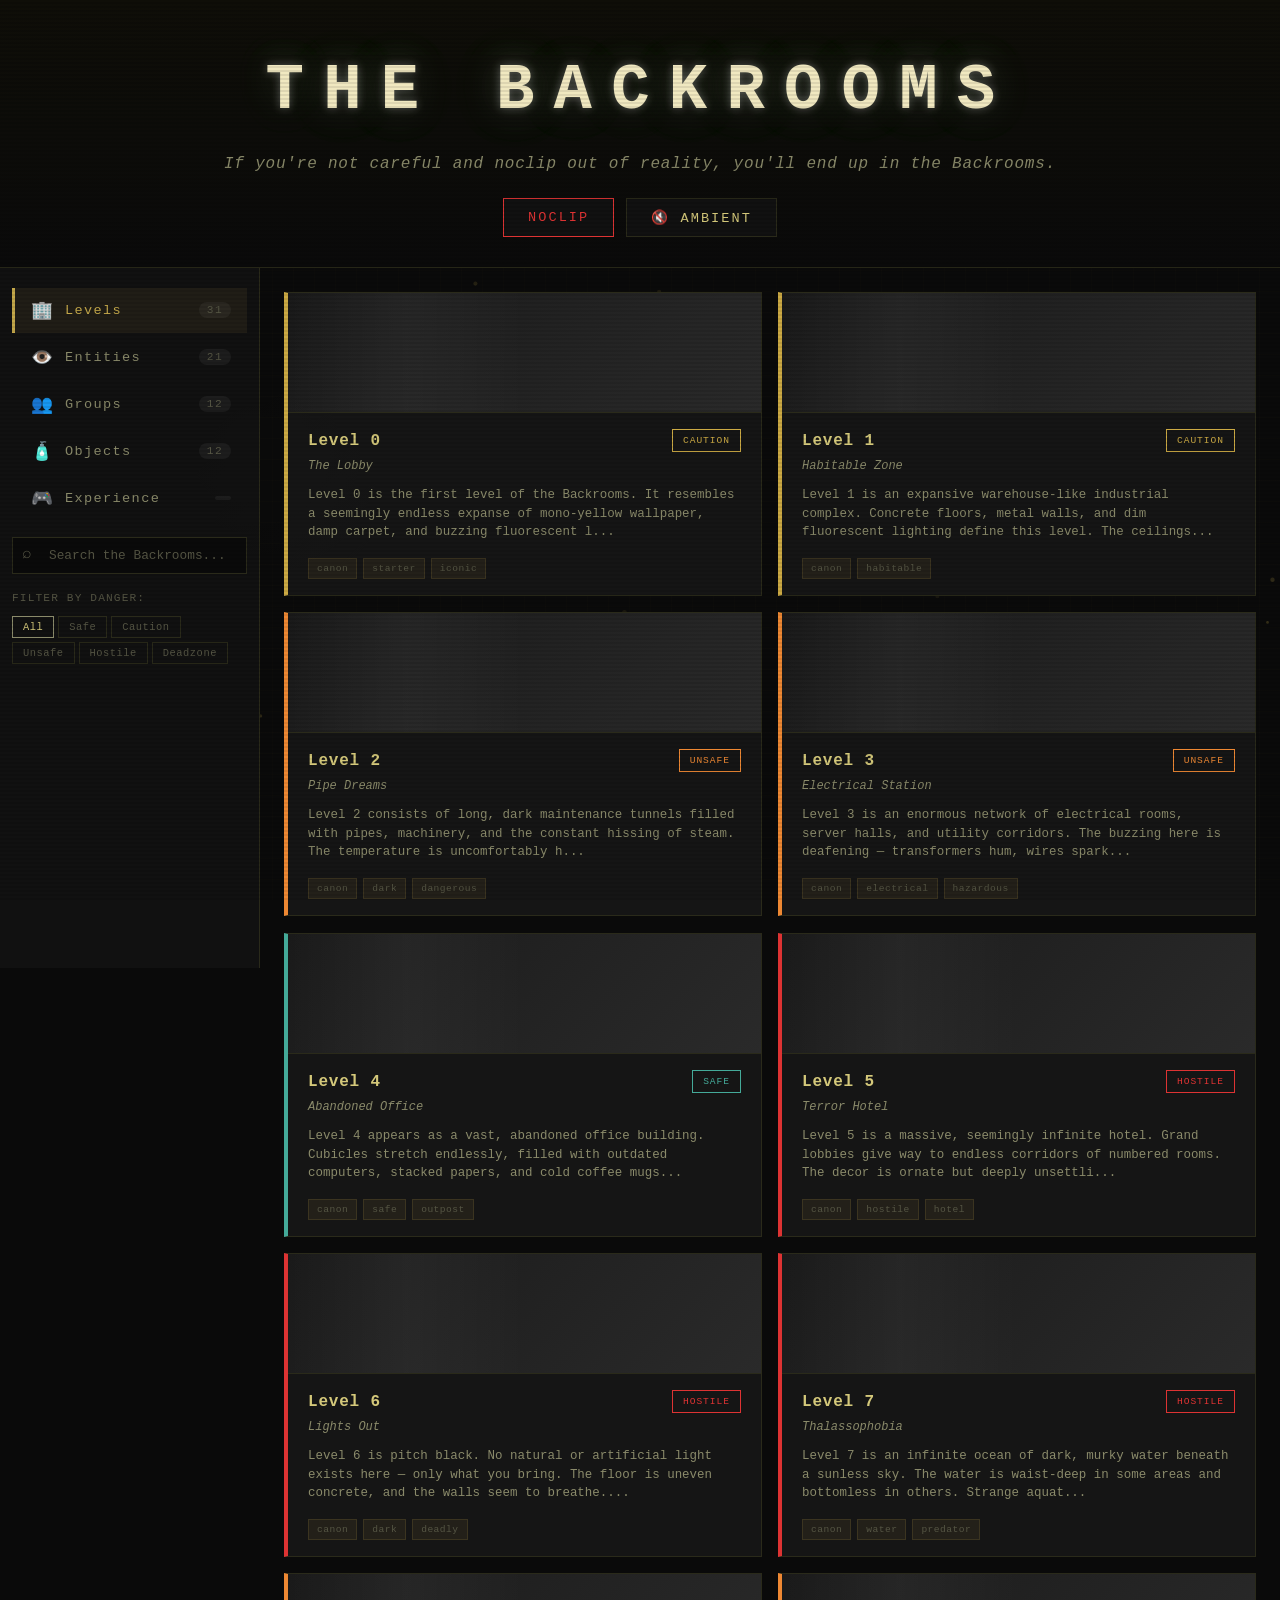
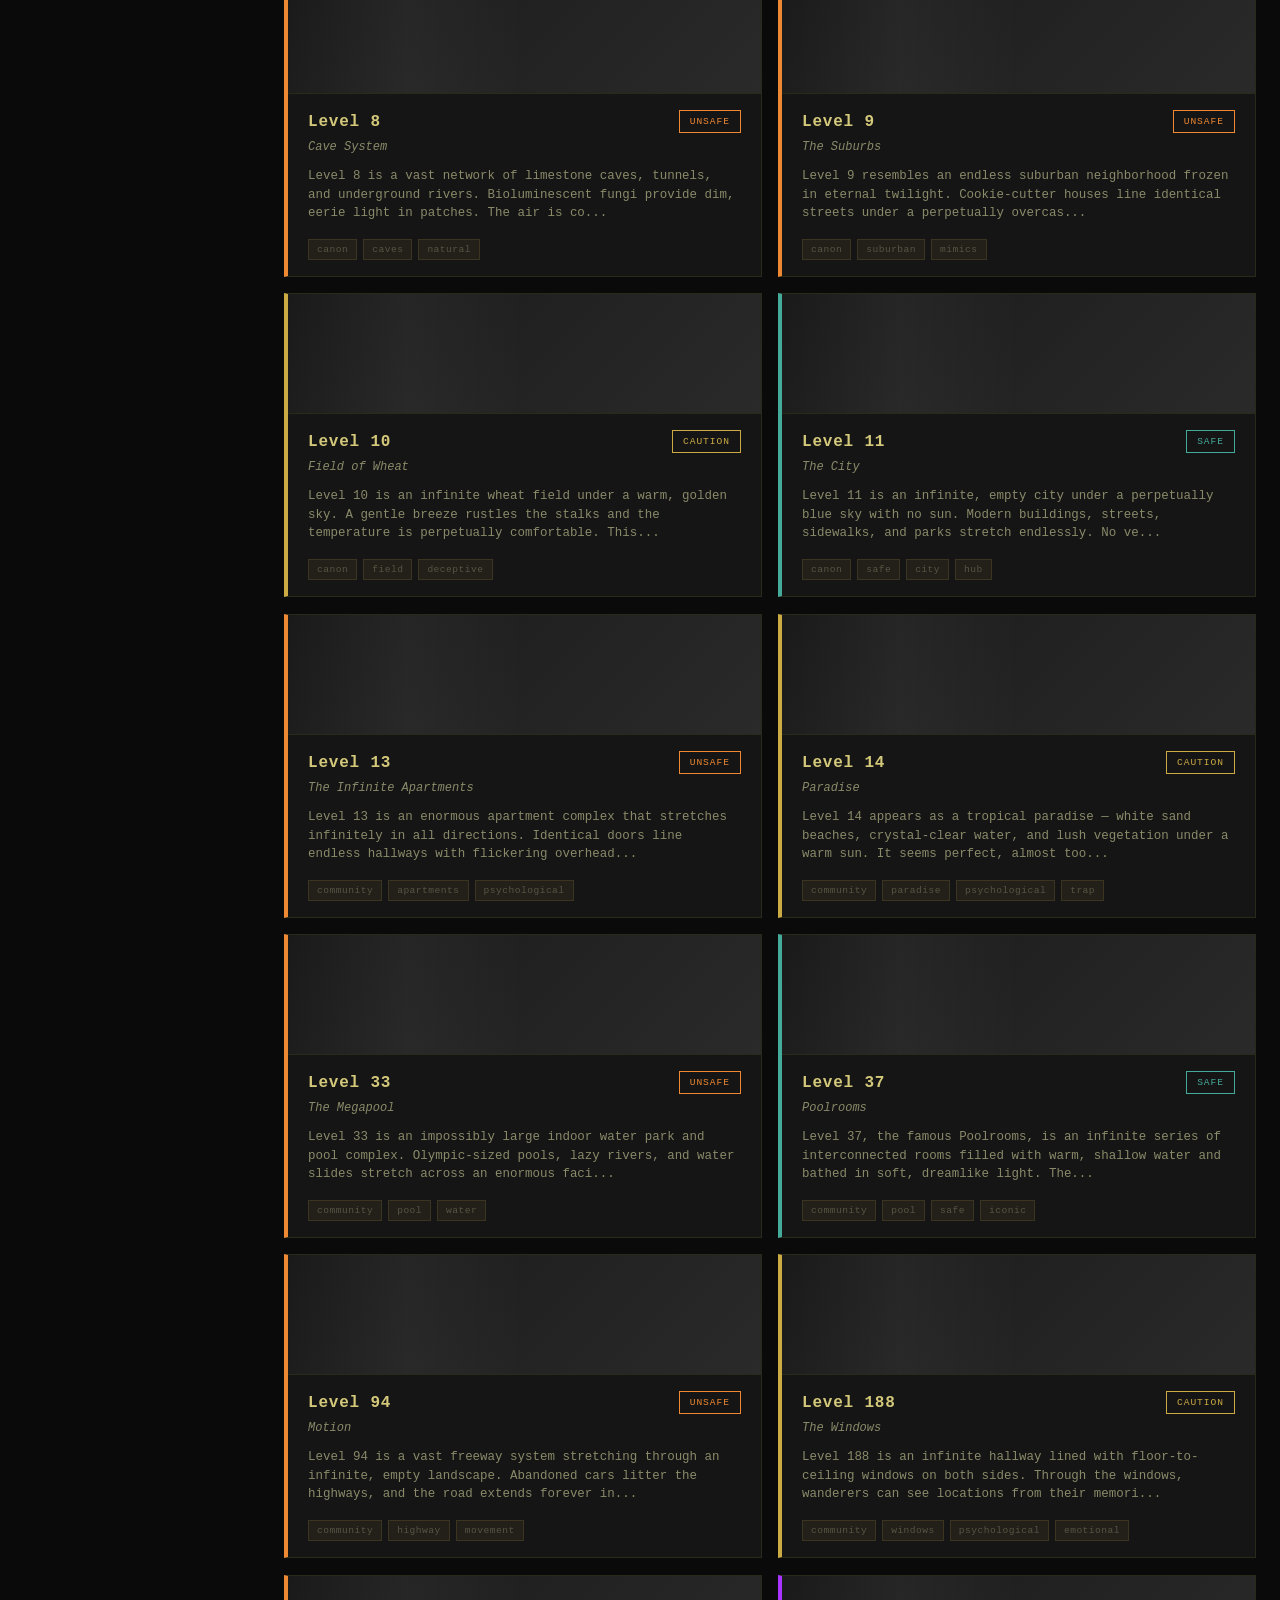
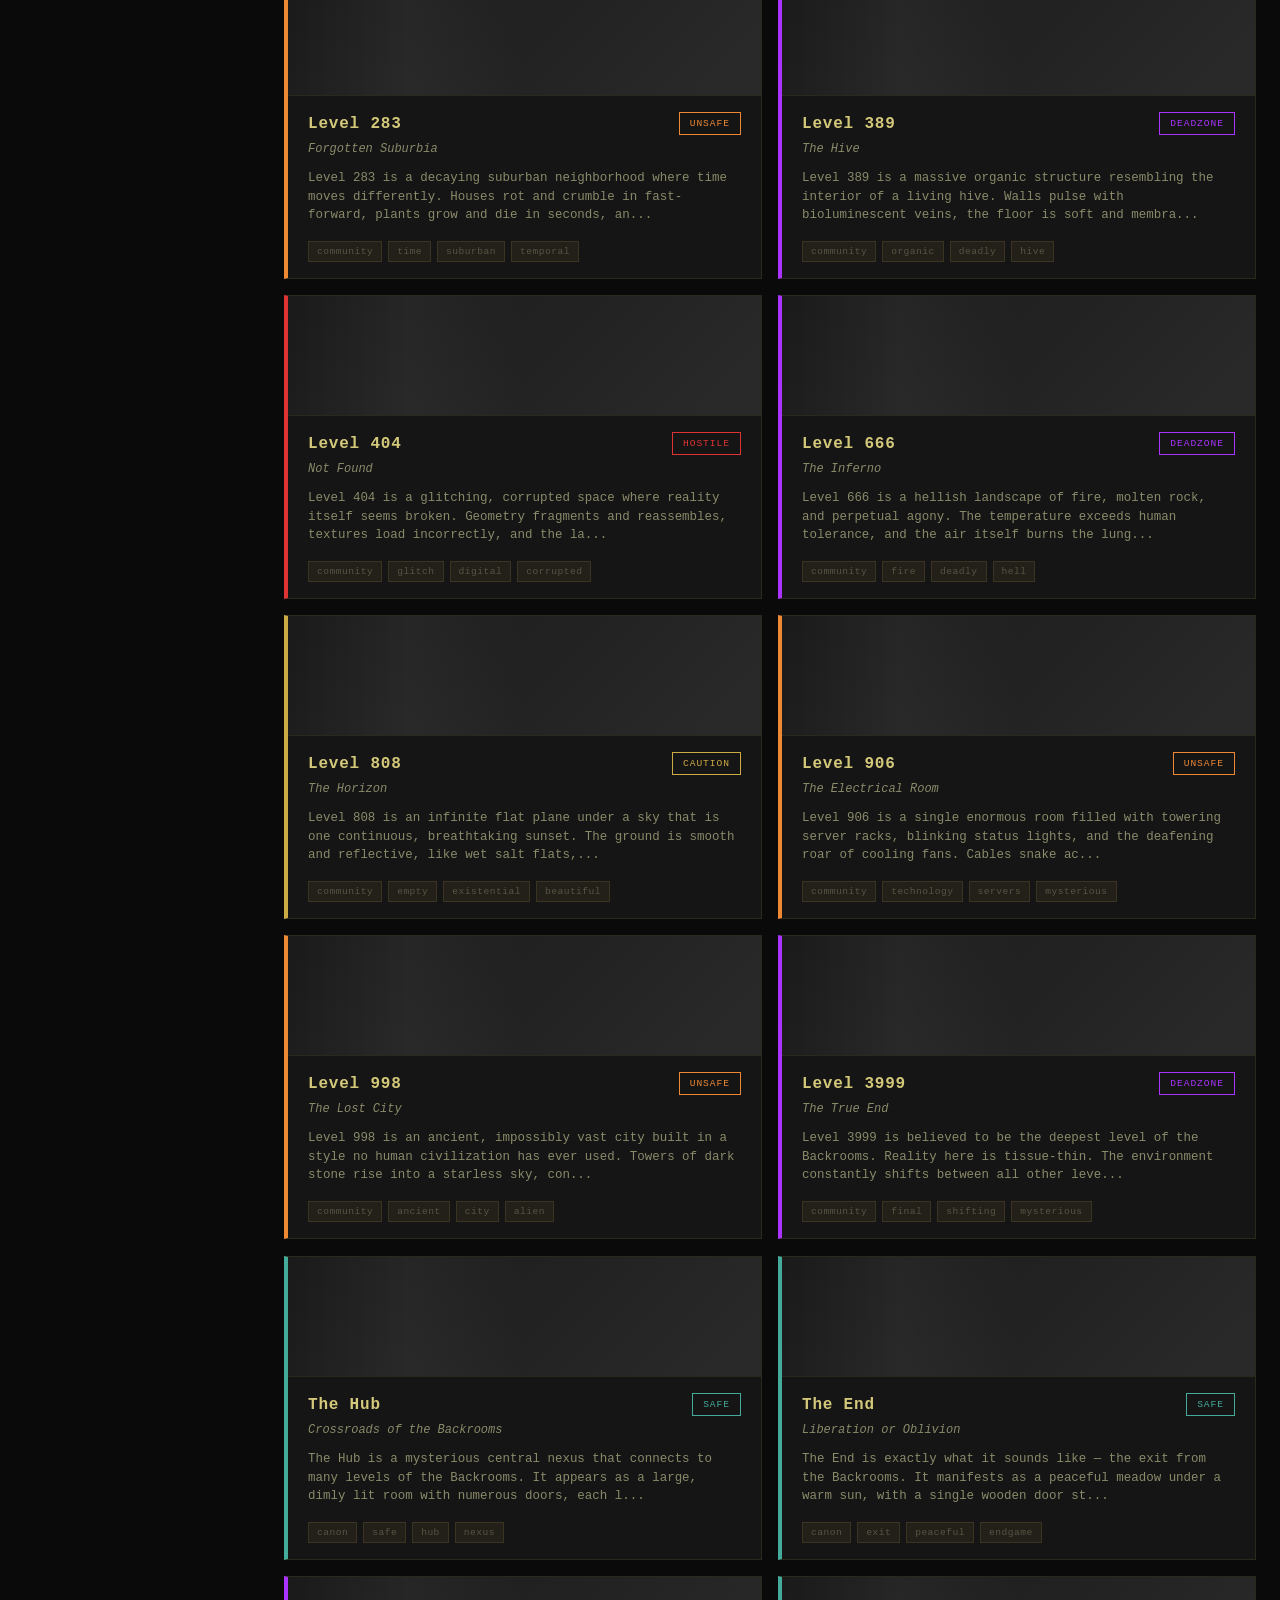
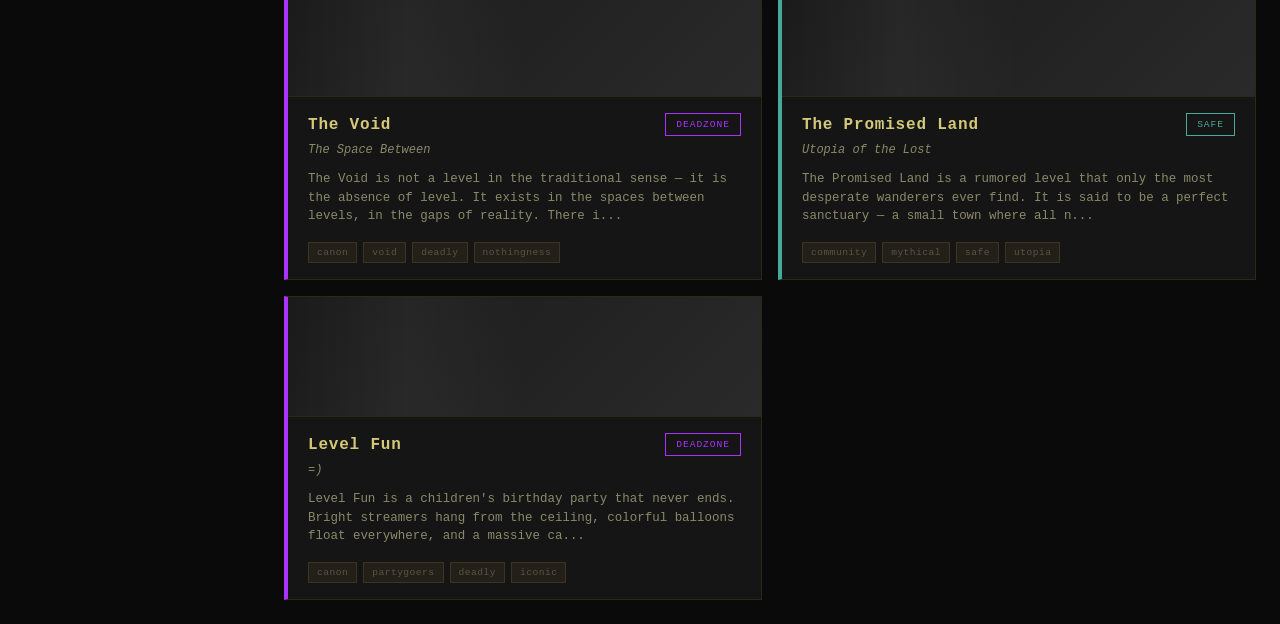
<file: index.html>
<!DOCTYPE html>
<html lang="en">
<head>
  <meta charset="UTF-8">
  <meta name="viewport" content="width=device-width, initial-scale=1.0">
  <title>THE BACKROOMS — Interactive Lore Archive</title>
  <link rel="stylesheet" href="styles.css">
  <link rel="icon" href="data:image/svg+xml,<svg xmlns='http://www.w3.org/2000/svg' viewBox='0 0 100 100'><text y='.9em' font-size='90'>🚪</text></svg>">
</head>
<body>

  <!-- VHS Overlay -->
  <div id="vhs-overlay">
    <div class="scanlines"></div>
    <div class="vhs-noise"></div>
  </div>

  <!-- Dust Particle Canvas -->
  <canvas id="dust-canvas"></canvas>

  <!-- Header -->
  <header id="main-header">
    <div class="header-content">
      <h1 class="flicker glitch-text" data-text="THE BACKROOMS">THE BACKROOMS</h1>
      <p class="subtitle">If you're not careful and noclip out of reality, you'll end up in the Backrooms.</p>
      <div class="header-actions">
        <button id="noclip-btn" title="Noclip to a random level">
          <span class="btn-glitch" data-text="NOCLIP">NOCLIP</span>
        </button>
        <button id="audio-toggle" title="Toggle ambient hum">
          <span id="audio-icon">🔇</span> AMBIENT
        </button>
      </div>
    </div>
  </header>

  <!-- App Container -->
  <div id="app-container">

    <!-- Sidebar Navigation -->
    <nav id="sidebar">
      <div class="nav-tabs">
        <button class="tab-btn active" data-tab="levels">
          <span class="tab-icon">🏢</span>
          <span class="tab-label">Levels</span>
          <span class="tab-count" id="count-levels"></span>
        </button>
        <button class="tab-btn" data-tab="entities">
          <span class="tab-icon">👁️</span>
          <span class="tab-label">Entities</span>
          <span class="tab-count" id="count-entities"></span>
        </button>
        <button class="tab-btn" data-tab="groups">
          <span class="tab-icon">👥</span>
          <span class="tab-label">Groups</span>
          <span class="tab-count" id="count-groups"></span>
        </button>
        <button class="tab-btn" data-tab="objects">
          <span class="tab-icon">🧴</span>
          <span class="tab-label">Objects</span>
          <span class="tab-count" id="count-objects"></span>
        </button>
        <button class="tab-btn" data-tab="experience">
          <span class="tab-icon">🎮</span>
          <span class="tab-label">Experience</span>
          <span class="tab-count"></span>
        </button>
      </div>
      <div id="search-box">
        <input type="text" placeholder="Search the Backrooms..." id="search-input" autocomplete="off">
        <div class="search-icon">⌕</div>
      </div>
      <div id="danger-filter">
        <span class="filter-label">Filter by danger:</span>
        <div class="filter-buttons">
          <button class="filter-btn active" data-danger="all">All</button>
          <button class="filter-btn safe" data-danger="1">Safe</button>
          <button class="filter-btn caution" data-danger="2">Caution</button>
          <button class="filter-btn unsafe" data-danger="3">Unsafe</button>
          <button class="filter-btn hostile" data-danger="4">Hostile</button>
          <button class="filter-btn deadzone" data-danger="5">Deadzone</button>
        </div>
      </div>
    </nav>

    <!-- Main Content -->
    <main id="content">
      <div id="list-view"></div>
      <div id="detail-view" class="hidden"></div>
    </main>

  </div>

  <!-- Noclip Overlay -->
  <div id="noclip-overlay" class="hidden">
    <div class="noclip-text">NOCLIPPING...</div>
    <div class="noclip-static"></div>
  </div>

  <script src="data.js"></script>
  <script src="app.js"></script>
</body>
</html>
</file>
<file: styles.css>
/* ============================================================
   THE BACKROOMS — Interactive Lore Archive
   ============================================================ */

/* ── CSS Variables ──────────────────────────────────────────── */
:root {
  --bg-primary: #0a0a0a;
  --bg-secondary: #111111;
  --bg-card: #151515;
  --bg-card-hover: #1a1a1a;
  --text-primary: #d4c87a;
  --text-secondary: #8a8a6a;
  --text-muted: #555544;
  --accent: #c4a84a;
  --accent-glow: #c4f0c4;
  --border: #2a2a1a;
  --danger-safe: #4a9;
  --danger-caution: #ca4;
  --danger-unsafe: #e83;
  --danger-hostile: #d33;
  --danger-deadzone: #a3f;
  --font-mono: 'Courier New', 'Lucida Console', monospace;
  --font-ui: 'Segoe UI', 'Arial', sans-serif;
  --transition-speed: 0.3s;
  --header-height: 200px;
  --sidebar-width: 260px;
}

/* ── Reset & Base ───────────────────────────────────────────── */
*, *::before, *::after {
  box-sizing: border-box;
  margin: 0;
  padding: 0;
}

html {
  scroll-behavior: smooth;
}

body {
  font-family: var(--font-mono);
  background-color: var(--bg-primary);
  color: var(--text-primary);
  min-height: 100vh;
  overflow-x: hidden;
  line-height: 1.6;
}

/* Wallpaper texture overlay */
body::before {
  content: '';
  position: fixed;
  inset: 0;
  background:
    repeating-linear-gradient(
      0deg,
      transparent,
      transparent 20px,
      rgba(196, 168, 74, 0.015) 20px,
      rgba(196, 168, 74, 0.015) 21px
    ),
    repeating-linear-gradient(
      90deg,
      transparent,
      transparent 20px,
      rgba(196, 168, 74, 0.015) 20px,
      rgba(196, 168, 74, 0.015) 21px
    );
  pointer-events: none;
  z-index: 0;
}

::selection {
  background: var(--accent);
  color: var(--bg-primary);
}

::-webkit-scrollbar {
  width: 8px;
}
::-webkit-scrollbar-track {
  background: var(--bg-primary);
}
::-webkit-scrollbar-thumb {
  background: var(--border);
  border-radius: 4px;
}
::-webkit-scrollbar-thumb:hover {
  background: var(--text-muted);
}

/* ── VHS Overlay ────────────────────────────────────────────── */
#vhs-overlay {
  position: fixed;
  inset: 0;
  z-index: 9999;
  pointer-events: none;
}

.scanlines {
  position: absolute;
  inset: 0;
  background: repeating-linear-gradient(
    transparent 0px,
    transparent 2px,
    rgba(0, 0, 0, 0.08) 2px,
    rgba(0, 0, 0, 0.08) 4px
  );
  animation: scanline-scroll 10s linear infinite;
}

@keyframes scanline-scroll {
  0% { transform: translateY(0); }
  100% { transform: translateY(4px); }
}

.vhs-noise {
  position: absolute;
  inset: 0;
  opacity: 0.03;
  background-image:
    radial-gradient(circle at 20% 50%, rgba(255,255,255,0.1) 0%, transparent 50%),
    radial-gradient(circle at 80% 20%, rgba(255,255,255,0.08) 0%, transparent 40%),
    radial-gradient(circle at 40% 80%, rgba(255,255,255,0.06) 0%, transparent 60%);
  animation: vhs-flicker 0.15s infinite alternate;
}

@keyframes vhs-flicker {
  0% { opacity: 0.02; }
  50% { opacity: 0.04; }
  100% { opacity: 0.015; }
}

/* ── Dust Particle Canvas ───────────────────────────────────── */
#dust-canvas {
  position: fixed;
  inset: 0;
  z-index: 2;
  pointer-events: none;
  width: 100vw;
  height: 100vh;
}

/* ── Header ─────────────────────────────────────────────────── */
#main-header {
  position: relative;
  z-index: 10;
  padding: 40px 30px 30px;
  text-align: center;
  background: linear-gradient(180deg, #0f0e08 0%, var(--bg-primary) 100%);
  border-bottom: 1px solid var(--border);
}

.header-content {
  max-width: 900px;
  margin: 0 auto;
}

#main-header h1 {
  font-family: var(--font-mono);
  font-size: clamp(2rem, 6vw, 4rem);
  font-weight: 900;
  letter-spacing: 0.3em;
  color: #f0e8c0;
  text-shadow:
    0 0 10px rgba(255, 255, 255, 0.3),
    0 0 40px rgba(196, 240, 196, 0.2),
    0 0 80px rgba(136, 255, 136, 0.1);
  margin-bottom: 10px;
  position: relative;
}

/* Fluorescent flicker */
.flicker {
  animation: fluorescent-flicker 4s infinite;
}

@keyframes fluorescent-flicker {
  0%, 19%, 21%, 23%, 25%, 54%, 56%, 100% { opacity: 1; }
  20%, 24%, 55% { opacity: 0.7; }
}

/* Glitch text effect */
.glitch-text::before,
.glitch-text::after {
  content: attr(data-text);
  position: absolute;
  left: 0;
  top: 0;
  width: 100%;
  overflow: hidden;
  pointer-events: none;
}

.glitch-text::before {
  color: #ff0040;
  animation: glitch-1 3s infinite linear alternate-reverse;
  clip-path: inset(0 0 85% 0);
}

.glitch-text::after {
  color: #00ffff;
  animation: glitch-2 2.5s infinite linear alternate-reverse;
  clip-path: inset(85% 0 0 0);
}

@keyframes glitch-1 {
  0%, 95% { transform: translateX(0); }
  96% { transform: translateX(-3px); }
  97% { transform: translateX(2px); }
  98% { transform: translateX(-1px); }
  99% { transform: translateX(3px); }
  100% { transform: translateX(0); }
}

@keyframes glitch-2 {
  0%, 95% { transform: translateX(0); }
  96% { transform: translateX(3px); }
  97% { transform: translateX(-2px); }
  98% { transform: translateX(1px); }
  99% { transform: translateX(-3px); }
  100% { transform: translateX(0); }
}

.subtitle {
  font-size: clamp(0.75rem, 2vw, 1rem);
  color: var(--text-secondary);
  font-style: italic;
  margin-bottom: 20px;
  letter-spacing: 0.05em;
}

.header-actions {
  display: flex;
  gap: 12px;
  justify-content: center;
  flex-wrap: wrap;
}

.header-actions button {
  font-family: var(--font-mono);
  font-size: 0.85rem;
  padding: 10px 24px;
  border: 1px solid var(--border);
  background: var(--bg-secondary);
  color: var(--text-primary);
  cursor: pointer;
  letter-spacing: 0.15em;
  transition: all var(--transition-speed);
  position: relative;
  overflow: hidden;
}

.header-actions button:hover {
  border-color: var(--accent);
  background: rgba(196, 168, 74, 0.1);
  text-shadow: 0 0 8px var(--accent);
}

#noclip-btn {
  border-color: var(--danger-hostile) !important;
  color: var(--danger-hostile) !important;
}

#noclip-btn:hover {
  background: rgba(221, 51, 51, 0.15) !important;
  text-shadow: 0 0 12px var(--danger-hostile) !important;
  box-shadow: 0 0 20px rgba(221, 51, 51, 0.2);
}

.btn-glitch {
  position: relative;
  display: inline-block;
}

#audio-toggle.active {
  border-color: var(--accent-glow);
  color: var(--accent-glow);
}

/* ── App Container ──────────────────────────────────────────── */
#app-container {
  display: flex;
  position: relative;
  z-index: 5;
  min-height: calc(100vh - var(--header-height));
}

/* ── Sidebar ────────────────────────────────────────────────── */
#sidebar {
  width: var(--sidebar-width);
  min-width: var(--sidebar-width);
  background: var(--bg-secondary);
  border-right: 1px solid var(--border);
  padding: 20px 0;
  position: sticky;
  top: 0;
  height: calc(100vh - var(--header-height));
  overflow-y: auto;
  display: flex;
  flex-direction: column;
  gap: 16px;
}

.nav-tabs {
  display: flex;
  flex-direction: column;
  gap: 2px;
  padding: 0 12px;
}

.tab-btn {
  display: flex;
  align-items: center;
  gap: 10px;
  width: 100%;
  padding: 12px 16px;
  border: none;
  background: transparent;
  color: var(--text-secondary);
  font-family: var(--font-mono);
  font-size: 0.85rem;
  cursor: pointer;
  letter-spacing: 0.1em;
  transition: all var(--transition-speed);
  border-left: 3px solid transparent;
  text-align: left;
}

.tab-btn:hover {
  color: var(--text-primary);
  background: rgba(196, 168, 74, 0.05);
}

.tab-btn.active {
  color: var(--accent);
  border-left-color: var(--accent);
  background: rgba(196, 168, 74, 0.08);
}

.tab-icon {
  font-size: 1.1rem;
  width: 24px;
  text-align: center;
}

.tab-label {
  flex: 1;
}

.tab-count {
  font-size: 0.7rem;
  color: var(--text-muted);
  background: rgba(255, 255, 255, 0.05);
  padding: 2px 8px;
  border-radius: 10px;
}

/* Search */
#search-box {
  position: relative;
  padding: 0 12px;
}

#search-input {
  width: 100%;
  padding: 10px 14px 10px 36px;
  background: var(--bg-primary);
  border: 1px solid var(--border);
  color: var(--text-primary);
  font-family: var(--font-mono);
  font-size: 0.8rem;
  outline: none;
  transition: border-color var(--transition-speed);
}

#search-input::placeholder {
  color: var(--text-muted);
}

#search-input:focus {
  border-color: var(--accent);
}

.search-icon {
  position: absolute;
  left: 22px;
  top: 50%;
  transform: translateY(-50%);
  color: var(--text-muted);
  font-size: 1rem;
  pointer-events: none;
}

/* Danger Filter */
#danger-filter {
  padding: 0 12px;
}

.filter-label {
  display: block;
  font-size: 0.7rem;
  color: var(--text-muted);
  margin-bottom: 8px;
  letter-spacing: 0.1em;
  text-transform: uppercase;
}

.filter-buttons {
  display: flex;
  flex-wrap: wrap;
  gap: 4px;
}

.filter-btn {
  padding: 4px 10px;
  border: 1px solid var(--border);
  background: transparent;
  color: var(--text-muted);
  font-family: var(--font-mono);
  font-size: 0.65rem;
  cursor: pointer;
  letter-spacing: 0.05em;
  transition: all var(--transition-speed);
}

.filter-btn:hover, .filter-btn.active {
  color: var(--text-primary);
  border-color: var(--text-secondary);
}

.filter-btn.safe.active, .filter-btn.safe:hover { border-color: var(--danger-safe); color: var(--danger-safe); }
.filter-btn.caution.active, .filter-btn.caution:hover { border-color: var(--danger-caution); color: var(--danger-caution); }
.filter-btn.unsafe.active, .filter-btn.unsafe:hover { border-color: var(--danger-unsafe); color: var(--danger-unsafe); }
.filter-btn.hostile.active, .filter-btn.hostile:hover { border-color: var(--danger-hostile); color: var(--danger-hostile); }
.filter-btn.deadzone.active, .filter-btn.deadzone:hover { border-color: var(--danger-deadzone); color: var(--danger-deadzone); }

/* ── Main Content ───────────────────────────────────────────── */
#content {
  flex: 1;
  padding: 24px;
  position: relative;
  min-height: calc(100vh - var(--header-height));
}

/* ── List View (Card Grid) ──────────────────────────────────── */
#list-view {
  display: grid;
  grid-template-columns: repeat(auto-fill, minmax(320px, 1fr));
  gap: 16px;
  animation: fadeIn 0.4s ease;
}

@keyframes fadeIn {
  from { opacity: 0; transform: translateY(10px); }
  to { opacity: 1; transform: translateY(0); }
}

/* ── Cards ──────────────────────────────────────────────────── */
.card {
  background: var(--bg-card);
  border: 1px solid var(--border);
  border-left: 4px solid var(--card-danger-color, var(--text-muted));
  padding: 0;
  cursor: pointer;
  transition: all var(--transition-speed);
  position: relative;
  overflow: hidden;
}

.card .card-header,
.card .card-excerpt,
.card .card-tags {
  padding-left: 20px;
  padding-right: 20px;
}

.card .card-header {
  padding-top: 16px;
}

.card .card-tags {
  padding-bottom: 16px;
}

.card .card-excerpt {
  padding-bottom: 4px;
}

/* When card has no tags, excerpt needs bottom padding */
.card .card-excerpt:last-child {
  padding-bottom: 16px;
}

.card::before {
  content: '';
  position: absolute;
  inset: 0;
  background: linear-gradient(135deg, rgba(196,168,74,0.03) 0%, transparent 50%);
  opacity: 0;
  transition: opacity var(--transition-speed);
}

.card:hover {
  background: var(--bg-card-hover);
  border-color: var(--card-danger-color, var(--text-muted));
  transform: translateY(-2px);
  box-shadow: 0 4px 20px rgba(0, 0, 0, 0.4);
}

.card:hover::before {
  opacity: 1;
}

/* Card corruption hover effect */
.card:hover .card-title {
  animation: text-corrupt 0.3s steps(2);
}

@keyframes text-corrupt {
  0%, 100% { transform: none; filter: none; }
  25% { transform: translateX(2px); filter: hue-rotate(90deg); }
  50% { transform: translateX(-1px); filter: hue-rotate(180deg); }
  75% { transform: translateX(1px); filter: hue-rotate(270deg); }
}

.card-header {
  display: flex;
  justify-content: space-between;
  align-items: flex-start;
  margin-bottom: 10px;
  gap: 10px;
}

.card-title {
  font-size: 1rem;
  font-weight: bold;
  color: var(--text-primary);
  letter-spacing: 0.05em;
}

.card-subtitle {
  font-size: 0.75rem;
  color: var(--text-secondary);
  margin-top: 2px;
  font-style: italic;
}

.danger-badge {
  font-size: 0.6rem;
  padding: 3px 10px;
  border: 1px solid;
  letter-spacing: 0.1em;
  text-transform: uppercase;
  white-space: nowrap;
  font-family: var(--font-mono);
}

.danger-1 .danger-badge, .badge-safe { border-color: var(--danger-safe); color: var(--danger-safe); }
.danger-2 .danger-badge, .badge-caution { border-color: var(--danger-caution); color: var(--danger-caution); }
.danger-3 .danger-badge, .badge-unsafe { border-color: var(--danger-unsafe); color: var(--danger-unsafe); }
.danger-4 .danger-badge, .badge-hostile { border-color: var(--danger-hostile); color: var(--danger-hostile); }
.danger-5 .danger-badge, .badge-deadzone { border-color: var(--danger-deadzone); color: var(--danger-deadzone); }

.card-excerpt {
  font-size: 0.78rem;
  color: var(--text-secondary);
  line-height: 1.5;
  display: -webkit-box;
  -webkit-line-clamp: 3;
  -webkit-box-orient: vertical;
  overflow: hidden;
}

.card-tags {
  display: flex;
  flex-wrap: wrap;
  gap: 6px;
  margin-top: 12px;
}

.tag {
  font-size: 0.6rem;
  padding: 2px 8px;
  background: rgba(196, 168, 74, 0.08);
  color: var(--text-muted);
  border: 1px solid rgba(196, 168, 74, 0.15);
  letter-spacing: 0.05em;
}

/* Card danger color variables */
.card.danger-1 { --card-danger-color: var(--danger-safe); }
.card.danger-2 { --card-danger-color: var(--danger-caution); }
.card.danger-3 { --card-danger-color: var(--danger-unsafe); }
.card.danger-4 { --card-danger-color: var(--danger-hostile); }
.card.danger-5 { --card-danger-color: var(--danger-deadzone); }

/* ── Detail View ────────────────────────────────────────────── */
#detail-view {
  max-width: 800px;
  animation: fadeIn 0.4s ease;
}

.detail-back {
  display: inline-flex;
  align-items: center;
  gap: 8px;
  padding: 8px 16px;
  border: 1px solid var(--border);
  background: transparent;
  color: var(--text-secondary);
  font-family: var(--font-mono);
  font-size: 0.8rem;
  cursor: pointer;
  letter-spacing: 0.1em;
  transition: all var(--transition-speed);
  margin-bottom: 24px;
}

.detail-back:hover {
  color: var(--text-primary);
  border-color: var(--accent);
}

.detail-header {
  margin-bottom: 30px;
  padding-bottom: 20px;
  border-bottom: 1px solid var(--border);
}

.detail-title {
  font-size: clamp(1.5rem, 4vw, 2.5rem);
  font-weight: 900;
  letter-spacing: 0.1em;
  color: #f0e8c0;
  text-shadow: 0 0 20px rgba(196, 168, 74, 0.3);
  margin-bottom: 4px;
}

.detail-subtitle {
  font-size: 1.1rem;
  color: var(--text-secondary);
  font-style: italic;
  margin-bottom: 12px;
}

.detail-meta {
  display: flex;
  flex-wrap: wrap;
  gap: 12px;
  align-items: center;
}

.detail-danger-bar {
  height: 4px;
  border-radius: 2px;
  margin-top: 16px;
  transition: width 0.6s ease;
}

.detail-danger-bar.danger-1 { width: 20%; background: var(--danger-safe); box-shadow: 0 0 10px var(--danger-safe); }
.detail-danger-bar.danger-2 { width: 40%; background: var(--danger-caution); box-shadow: 0 0 10px var(--danger-caution); }
.detail-danger-bar.danger-3 { width: 60%; background: var(--danger-unsafe); box-shadow: 0 0 10px var(--danger-unsafe); }
.detail-danger-bar.danger-4 { width: 80%; background: var(--danger-hostile); box-shadow: 0 0 10px var(--danger-hostile); }
.detail-danger-bar.danger-5 { width: 100%; background: var(--danger-deadzone); box-shadow: 0 0 10px var(--danger-deadzone); }

.detail-section {
  margin-bottom: 28px;
}

.detail-section-title {
  font-size: 0.8rem;
  color: var(--accent);
  letter-spacing: 0.2em;
  text-transform: uppercase;
  margin-bottom: 12px;
  padding-bottom: 6px;
  border-bottom: 1px solid rgba(196, 168, 74, 0.2);
}

.detail-description {
  font-size: 0.9rem;
  line-height: 1.8;
  color: var(--text-primary);
}

.detail-tips {
  list-style: none;
  padding: 0;
}

.detail-tips li {
  padding: 8px 0 8px 24px;
  position: relative;
  font-size: 0.85rem;
  color: var(--text-secondary);
  border-bottom: 1px solid rgba(42, 42, 26, 0.5);
}

.detail-tips li:last-child {
  border-bottom: none;
}

.detail-tips li::before {
  content: '>';
  position: absolute;
  left: 6px;
  color: var(--accent);
  font-weight: bold;
}

/* Connection chips */
.connection-list {
  display: flex;
  flex-wrap: wrap;
  gap: 8px;
}

.connection-chip {
  padding: 6px 16px;
  border: 1px solid var(--border);
  background: rgba(196, 168, 74, 0.05);
  color: var(--text-primary);
  font-family: var(--font-mono);
  font-size: 0.78rem;
  cursor: pointer;
  transition: all var(--transition-speed);
  letter-spacing: 0.05em;
}

.connection-chip:hover {
  border-color: var(--accent);
  background: rgba(196, 168, 74, 0.15);
  text-shadow: 0 0 8px var(--accent);
  transform: translateY(-1px);
}

/* Connection mini-map */
.connection-map {
  position: relative;
  width: 100%;
  height: 280px;
  margin-top: 12px;
  background: rgba(10, 10, 10, 0.6);
  border: 1px solid var(--border);
  overflow: hidden;
}

.connection-map svg {
  width: 100%;
  height: 100%;
}

/* Group alignment badge */
.alignment-badge {
  padding: 3px 10px;
  border: 1px solid;
  font-size: 0.7rem;
  letter-spacing: 0.1em;
  text-transform: uppercase;
  font-family: var(--font-mono);
}

.alignment-friendly { border-color: var(--danger-safe); color: var(--danger-safe); }
.alignment-neutral { border-color: var(--danger-caution); color: var(--danger-caution); }
.alignment-hostile { border-color: var(--danger-hostile); color: var(--danger-hostile); }

/* ── Glitch Transition ──────────────────────────────────────── */
.glitch-transition {
  animation: page-glitch 0.35s ease;
}

@keyframes page-glitch {
  0% { opacity: 1; filter: none; transform: none; }
  15% { opacity: 0.8; filter: hue-rotate(90deg) saturate(2); transform: translateX(3px); }
  30% { opacity: 0.6; filter: invert(0.1); transform: translateX(-5px) skewX(-2deg); clip-path: inset(10% 0 30% 0); }
  45% { opacity: 0.5; filter: hue-rotate(180deg); transform: translateX(2px); clip-path: inset(40% 0 10% 0); }
  60% { opacity: 0.7; filter: saturate(3); transform: translateX(-2px) skewX(1deg); clip-path: inset(5% 0 60% 0); }
  80% { opacity: 0.9; filter: none; transform: translateX(1px); clip-path: inset(0); }
  100% { opacity: 1; filter: none; transform: none; clip-path: inset(0); }
}

/* ── Noclip Overlay ─────────────────────────────────────────── */
#noclip-overlay {
  position: fixed;
  inset: 0;
  z-index: 10000;
  background: #000;
  display: flex;
  align-items: center;
  justify-content: center;
  flex-direction: column;
}

#noclip-overlay.hidden {
  display: none;
}

#noclip-overlay.active {
  animation: noclip-sequence 1.5s ease forwards;
}

@keyframes noclip-sequence {
  0% { background: transparent; }
  5% { background: rgba(255, 255, 255, 0.8); }
  10% { background: rgba(0, 0, 0, 0.9); }
  20% { background: #000; }
  80% { background: #000; }
  100% { background: transparent; }
}

.noclip-text {
  font-family: var(--font-mono);
  font-size: 2rem;
  color: var(--danger-hostile);
  letter-spacing: 0.3em;
  animation: noclip-text-glitch 0.1s infinite;
  text-shadow: 0 0 20px var(--danger-hostile);
}

@keyframes noclip-text-glitch {
  0% { transform: translate(0, 0) skewX(0deg); }
  25% { transform: translate(3px, -2px) skewX(-2deg); }
  50% { transform: translate(-2px, 1px) skewX(1deg); }
  75% { transform: translate(1px, 3px) skewX(-1deg); }
  100% { transform: translate(-3px, -1px) skewX(2deg); }
}

.noclip-static {
  position: absolute;
  inset: 0;
  opacity: 0.3;
  background-size: 4px 4px;
  background-image:
    radial-gradient(rgba(255,255,255,0.15) 1px, transparent 1px),
    radial-gradient(rgba(255,255,255,0.1) 1px, transparent 1px);
  background-position: 0 0, 2px 2px;
  animation: static-move 0.05s infinite;
}

@keyframes static-move {
  0% { transform: translate(0, 0); }
  25% { transform: translate(-1px, 2px); }
  50% { transform: translate(2px, -1px); }
  75% { transform: translate(-2px, -2px); }
  100% { transform: translate(1px, 1px); }
}

/* ── Empty / No Results ─────────────────────────────────────── */
.empty-state {
  text-align: center;
  padding: 60px 20px;
  color: var(--text-muted);
}

.empty-state-icon {
  font-size: 3rem;
  margin-bottom: 16px;
  opacity: 0.5;
}

.empty-state-text {
  font-size: 0.9rem;
  letter-spacing: 0.1em;
}

/* ── Hidden utility ─────────────────────────────────────────── */
.hidden {
  display: none !important;
}

/* ── Card entrance animation ────────────────────────────────── */
.card {
  animation: card-enter 0.4s ease both;
}

.card:nth-child(1) { animation-delay: 0.02s; }
.card:nth-child(2) { animation-delay: 0.04s; }
.card:nth-child(3) { animation-delay: 0.06s; }
.card:nth-child(4) { animation-delay: 0.08s; }
.card:nth-child(5) { animation-delay: 0.10s; }
.card:nth-child(6) { animation-delay: 0.12s; }
.card:nth-child(7) { animation-delay: 0.14s; }
.card:nth-child(8) { animation-delay: 0.16s; }
.card:nth-child(9) { animation-delay: 0.18s; }
.card:nth-child(10) { animation-delay: 0.20s; }
.card:nth-child(n+11) { animation-delay: 0.22s; }

@keyframes card-enter {
  from {
    opacity: 0;
    transform: translateY(15px) scale(0.98);
  }
  to {
    opacity: 1;
    transform: translateY(0) scale(1);
  }
}

/* ── Environment Tag ────────────────────────────────────────── */
.env-tag {
  font-size: 0.65rem;
  padding: 2px 8px;
  border: 1px solid var(--text-muted);
  color: var(--text-muted);
  letter-spacing: 0.1em;
  font-family: var(--font-mono);
}

/* ── Visual Panels ─────────────────────────────────────────── */
.card-visual {
  height: 120px;
  width: 100%;
  border-bottom: 1px solid var(--border);
  position: relative;
  overflow: hidden;
  display: flex;
  align-items: center;
  justify-content: center;
}

.card-visual::after {
  content: '';
  position: absolute;
  top: 0;
  left: 0;
  width: 50%;
  height: 100%;
  background: linear-gradient(
    90deg,
    transparent,
    rgba(255, 255, 255, 0.04),
    transparent
  );
  animation: shimmer 6s ease-in-out infinite;
  pointer-events: none;
}

.card-visual-icon {
  font-size: 2.5rem;
  opacity: 0.6;
  text-shadow: 0 0 12px rgba(196, 168, 74, 0.5);
  filter: drop-shadow(0 0 6px rgba(196, 168, 74, 0.3));
}

.detail-visual {
  width: 100%;
  height: 250px;
  border: 1px solid var(--border);
  margin-bottom: 24px;
  position: relative;
  display: flex;
  align-items: center;
  justify-content: center;
  overflow: hidden;
}

.detail-visual::after {
  content: '';
  position: absolute;
  top: 0;
  left: 0;
  width: 50%;
  height: 100%;
  background: linear-gradient(
    90deg,
    transparent,
    rgba(255, 255, 255, 0.04),
    transparent
  );
  animation: shimmer 6s ease-in-out infinite;
  pointer-events: none;
}

.detail-visual-icon {
  font-size: 5rem;
  opacity: 0.5;
  text-shadow: 0 0 20px rgba(196, 168, 74, 0.6);
  animation: visual-float 4s ease-in-out infinite;
}

@keyframes shimmer {
  0% { transform: translateX(-100%); }
  100% { transform: translateX(100%); }
}

@keyframes visual-float {
  0%, 100% { transform: translateY(0); }
  50% { transform: translateY(-8px); }
}

/* ── Detail Additional Fields ──────────────────────────────── */
.detail-history {
  font-size: 0.9rem;
  line-height: 1.8;
  color: var(--text-primary);
  border-left: 3px solid var(--danger-caution);
  padding-left: 16px;
}

.detail-atmosphere {
  font-size: 0.9rem;
  line-height: 1.8;
  color: var(--text-primary);
  border-left: 3px solid var(--danger-deadzone);
  padding-left: 16px;
}

.detail-origin {
  font-size: 0.9rem;
  line-height: 1.8;
  color: var(--text-primary);
  border-left: 3px solid var(--danger-safe);
  padding-left: 16px;
}

/* ── Detail Info Grid ──────────────────────────────────────── */
.detail-info-grid {
  display: grid;
  grid-template-columns: 1fr 1fr;
  gap: 12px;
}

.info-item {
  background: rgba(196, 168, 74, 0.04);
  border: 1px solid var(--border);
  padding: 12px 16px;
}

.info-label {
  display: block;
  font-size: 0.65rem;
  color: var(--text-muted);
  letter-spacing: 0.15em;
  text-transform: uppercase;
  margin-bottom: 4px;
}

.info-value {
  display: block;
  font-size: 0.85rem;
  color: var(--text-primary);
}

/* ── Experience View ────────────────────────────────────────── */
.experience-container {
  padding: 20px;
}

.experience-info {
  margin: 16px 0;
  padding: 16px;
  background: var(--bg-card);
  border: 1px solid var(--border);
  border-radius: 4px;
  color: var(--text-secondary);
  line-height: 1.7;
  font-size: 0.9rem;
}

.experience-controls {
  margin-top: 12px;
  display: flex;
  flex-wrap: wrap;
  gap: 8px;
  align-items: center;
  font-size: 0.8rem;
  color: var(--text-muted);
}

.control-key {
  display: inline-block;
  padding: 2px 8px;
  background: rgba(196, 168, 74, 0.1);
  border: 1px solid var(--border);
  border-radius: 3px;
  color: var(--accent);
  font-family: var(--font-mono);
  font-size: 0.75rem;
  margin-left: 6px;
}

.control-key:first-child {
  margin-left: 0;
}

.experience-frame-wrap {
  position: relative;
  width: 100%;
  aspect-ratio: 16 / 9;
  border: 1px solid var(--border);
  border-radius: 4px;
  overflow: hidden;
  background: #000;
}

.experience-iframe {
  width: 100%;
  height: 100%;
  border: none;
}

.experience-fullscreen-btn {
  display: block;
  margin: 16px auto 0;
  padding: 12px 32px;
  background: rgba(196, 168, 74, 0.15);
  border: 1px solid var(--accent);
  border-radius: 4px;
  color: var(--accent);
  font-family: var(--font-mono);
  font-size: 0.85rem;
  letter-spacing: 0.15em;
  cursor: pointer;
  transition: all 0.2s ease;
}

.experience-fullscreen-btn:hover {
  background: rgba(196, 168, 74, 0.25);
  box-shadow: 0 0 20px rgba(196, 168, 74, 0.1);
}

/* ── Responsive ─────────────────────────────────────────────── */
@media (max-width: 900px) {
  #app-container {
    flex-direction: column;
  }

  #sidebar {
    width: 100%;
    min-width: 100%;
    height: auto;
    position: relative;
    flex-direction: column;
    padding: 12px 0;
    border-right: none;
    border-bottom: 1px solid var(--border);
  }

  .nav-tabs {
    flex-direction: row;
    overflow-x: auto;
    padding: 0 12px;
    gap: 4px;
  }

  .tab-btn {
    flex-direction: column;
    align-items: center;
    padding: 8px 12px;
    border-left: none;
    border-bottom: 3px solid transparent;
    white-space: nowrap;
    font-size: 0.7rem;
  }

  .tab-btn.active {
    border-left-color: transparent;
    border-bottom-color: var(--accent);
  }

  .tab-icon {
    font-size: 1.2rem;
  }

  .tab-count {
    display: none;
  }

  #content {
    padding: 16px;
  }

  #list-view {
    grid-template-columns: 1fr;
  }

  .filter-buttons {
    flex-wrap: nowrap;
    overflow-x: auto;
  }
}

@media (max-width: 480px) {
  #main-header {
    padding: 24px 16px 20px;
  }

  #main-header h1 {
    letter-spacing: 0.15em;
  }

  .detail-title {
    letter-spacing: 0.05em;
  }

  .connection-map {
    height: 200px;
  }

  .detail-visual {
    height: 200px;
  }

  .detail-visual-icon {
    font-size: 3rem;
  }

  .detail-info-grid {
    grid-template-columns: 1fr;
  }
}

/* ── Reduced motion ─────────────────────────────────────────── */
@media (prefers-reduced-motion: reduce) {
  .flicker,
  .glitch-text::before,
  .glitch-text::after,
  .scanlines,
  .vhs-noise,
  #dust-canvas {
    animation: none !important;
  }

  .card {
    animation: none !important;
  }

  .glitch-transition {
    animation: none !important;
  }

  .card-visual::after,
  .detail-visual::after,
  .detail-visual-icon {
    animation: none !important;
  }
}
</file>
